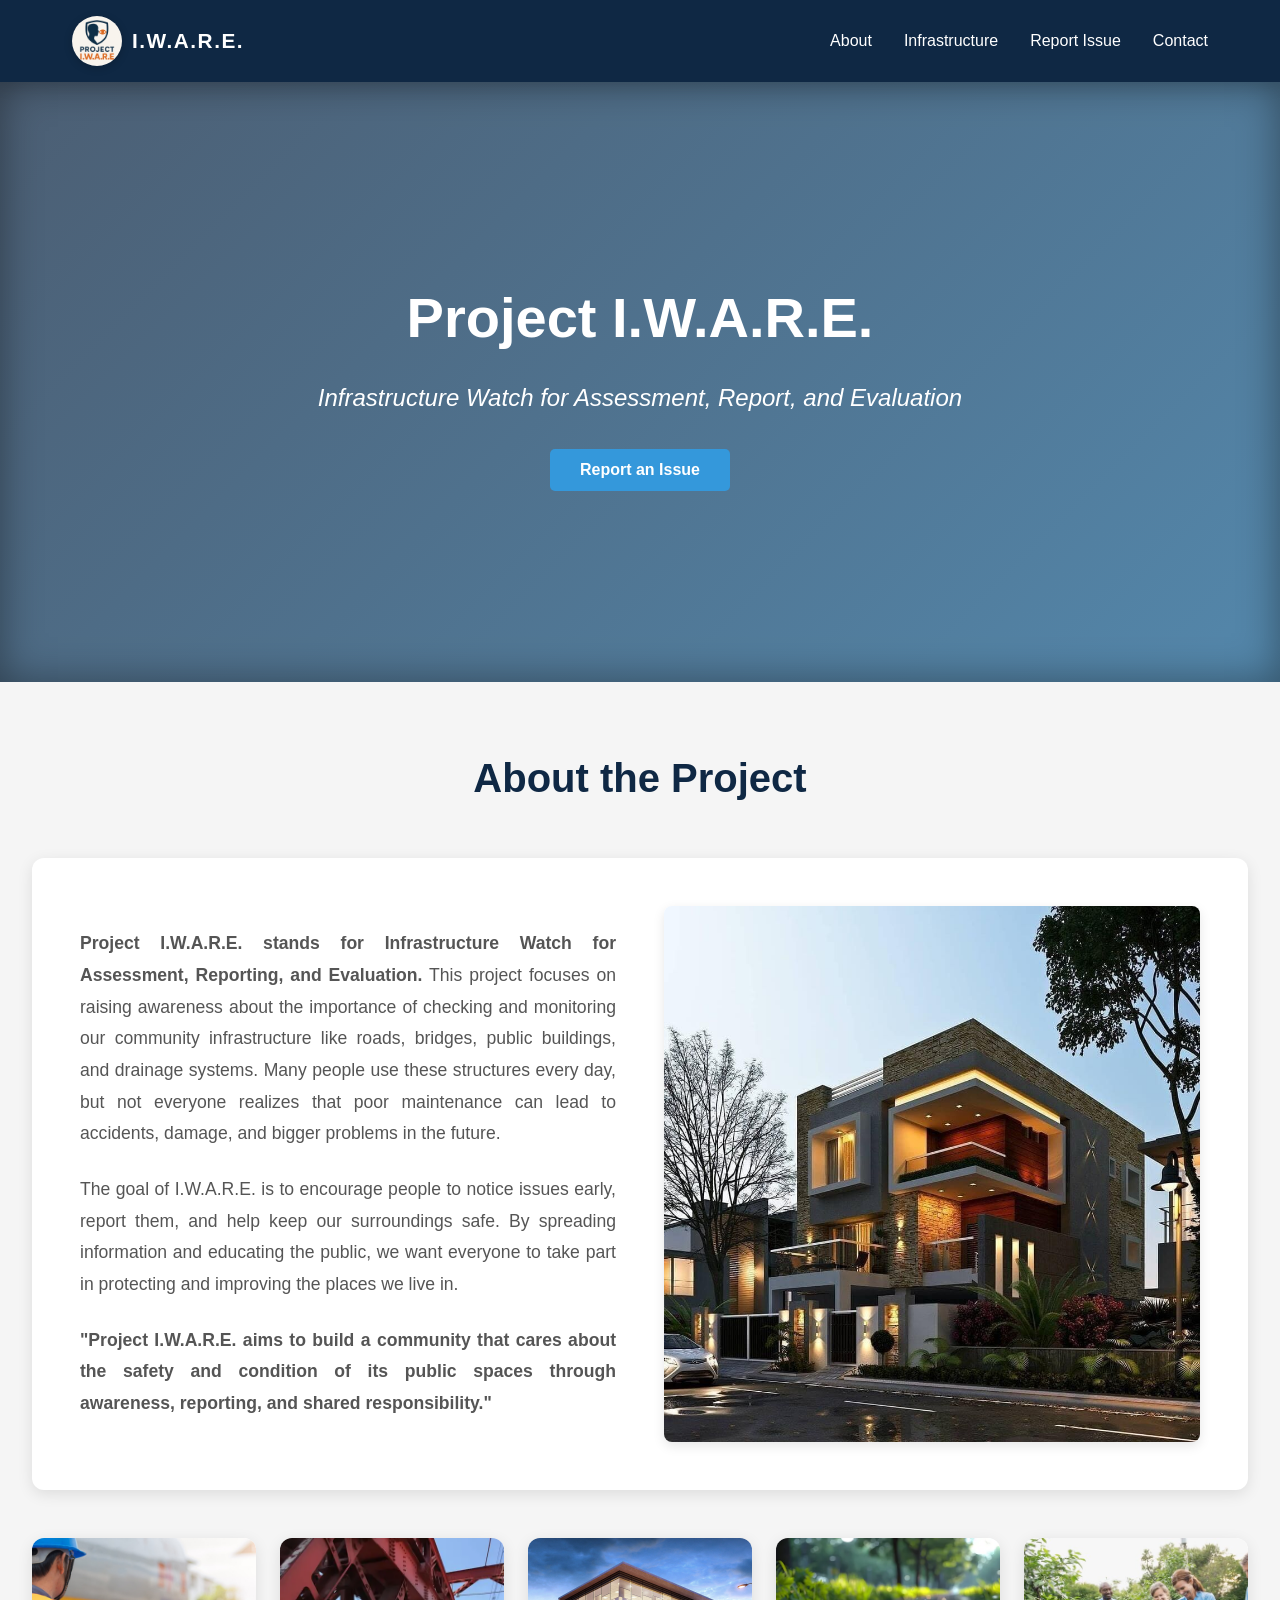
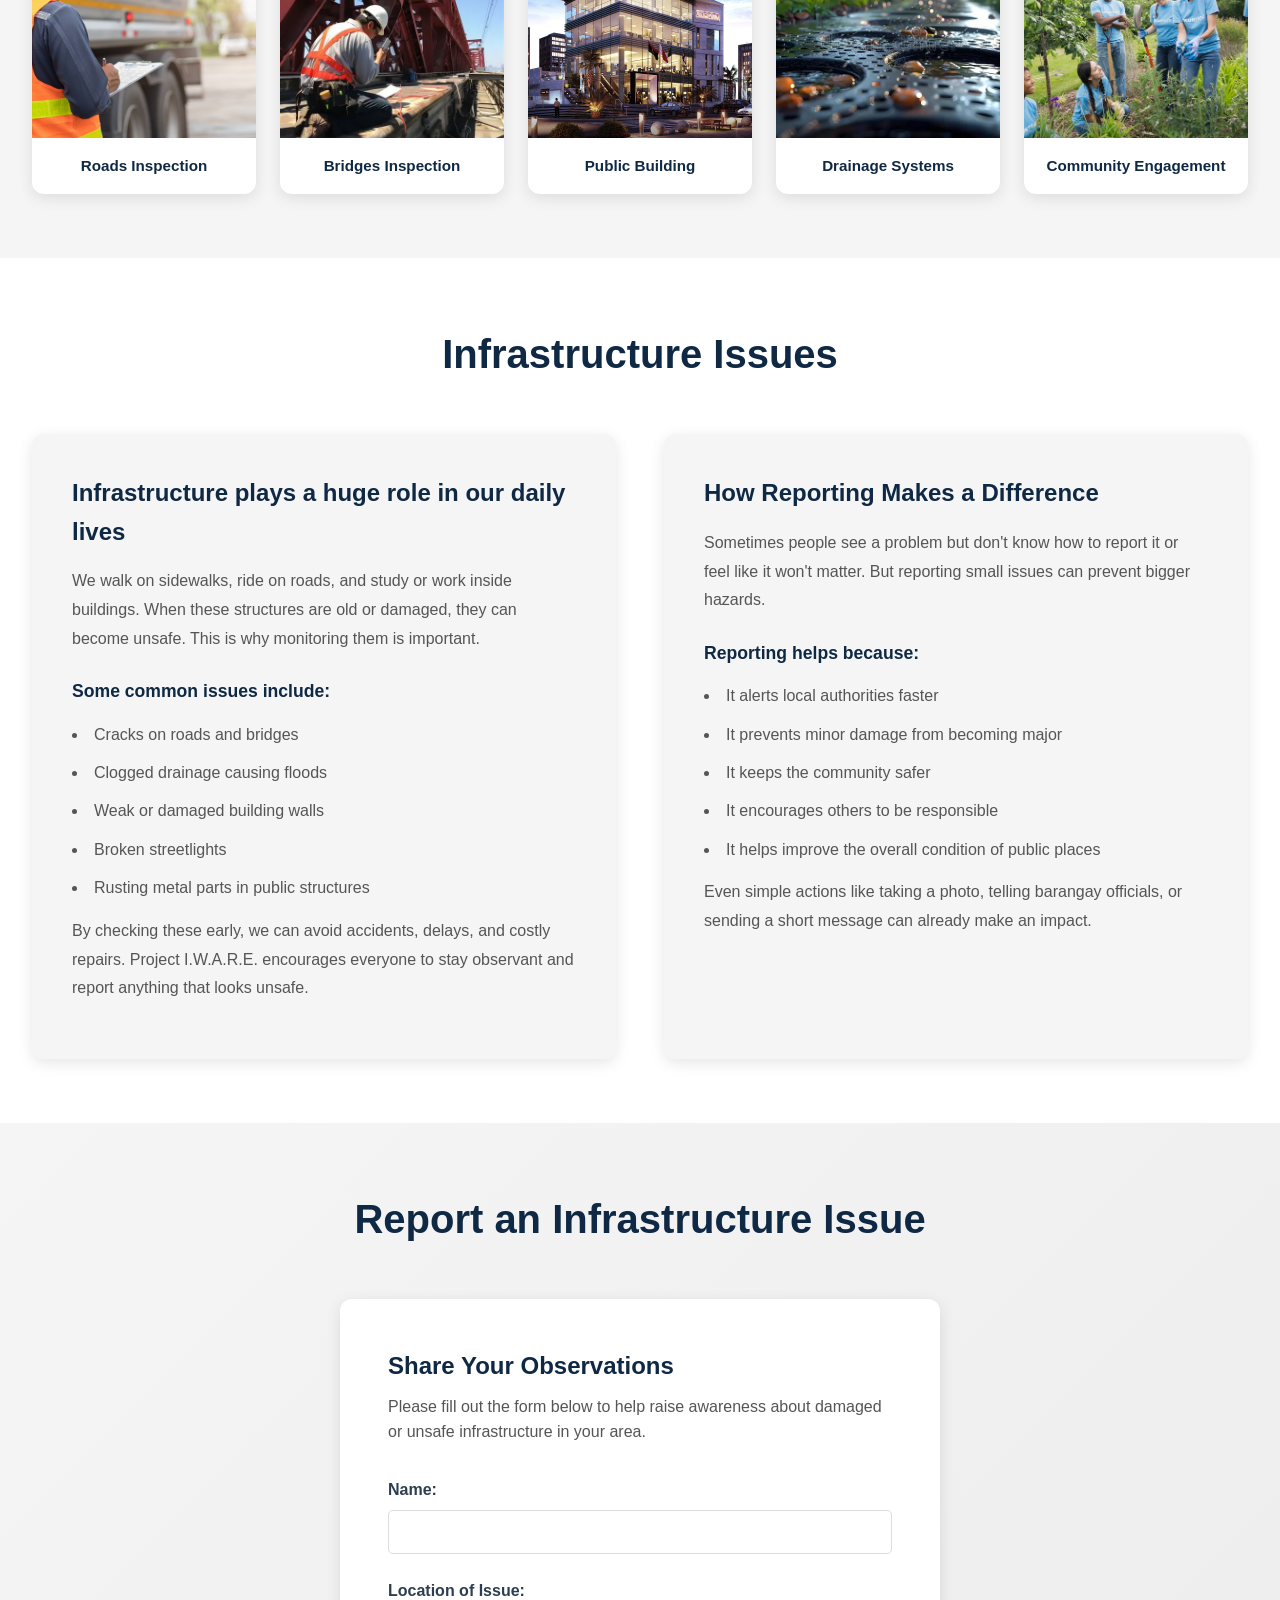
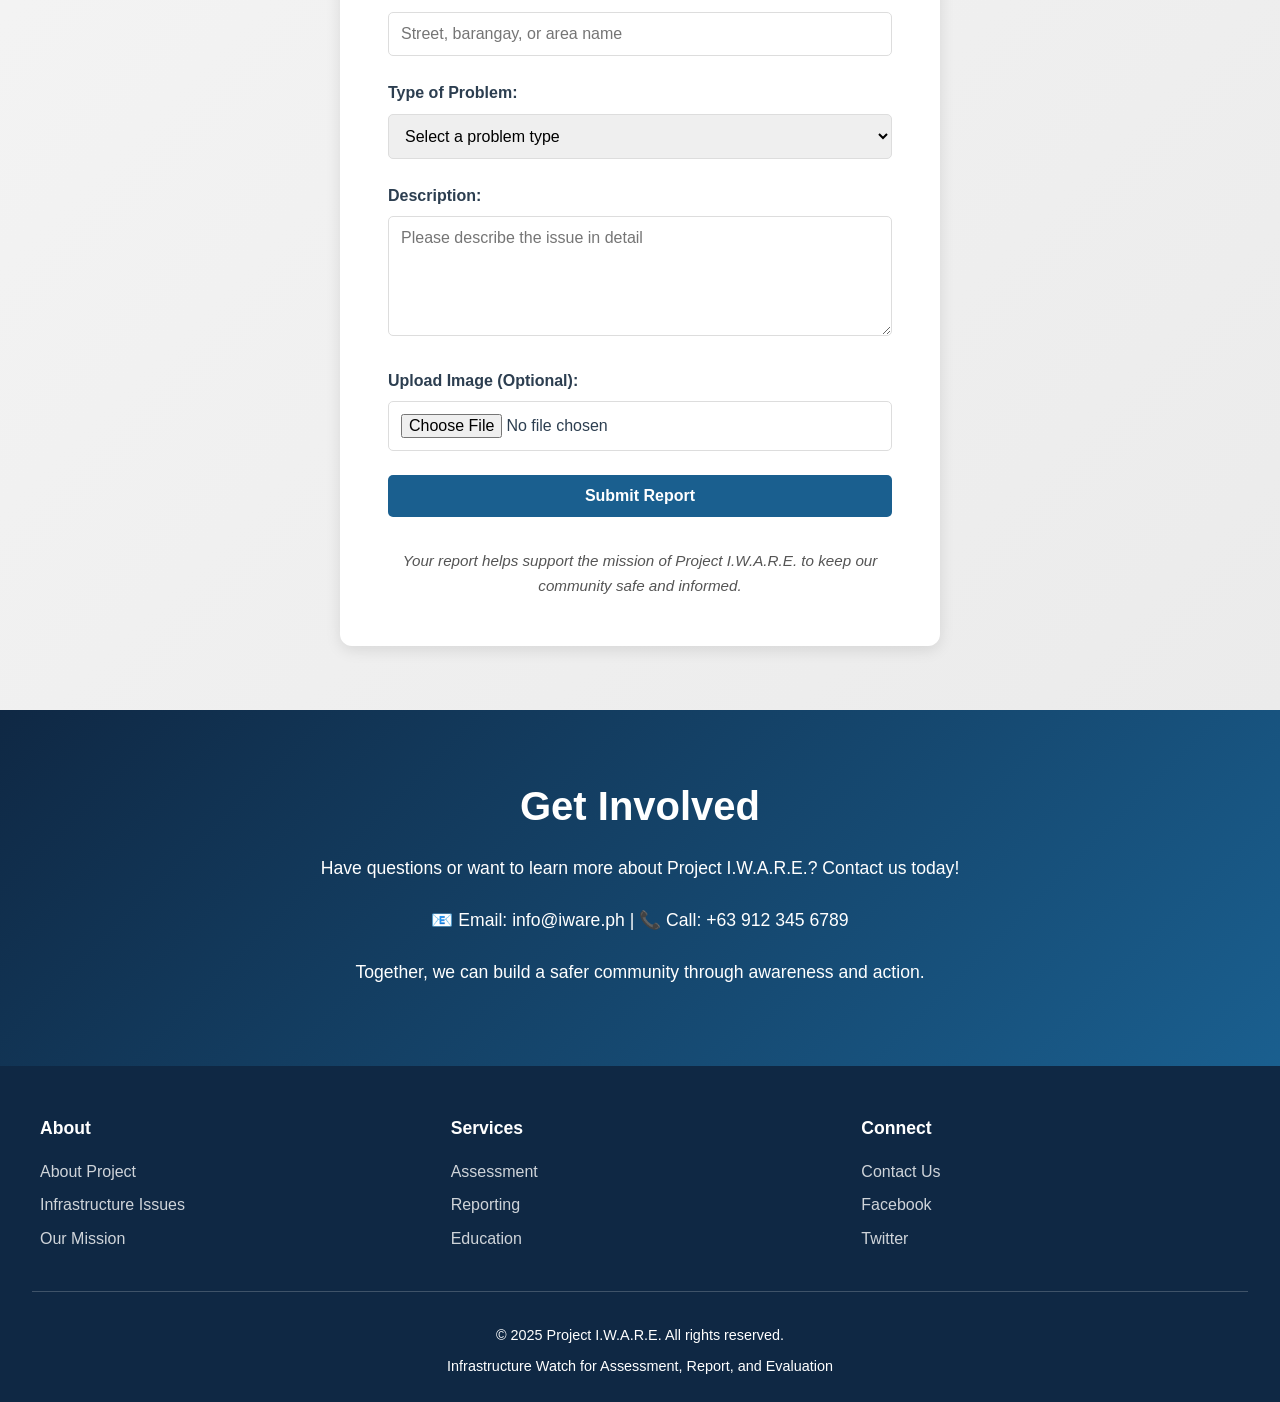
<file: Web/website.html>
<!DOCTYPE html>
<html lang="en">
<head>
    <meta charset="UTF-8">
    <meta name="viewport" content="width=device-width, initial-scale=1.0">
    <title>Project I.W.A.R.E - Infrastructure Watch for Assessment, Report, and Evaluation</title>
    <link rel="stylesheet" href="../Web/css/style.css">
</head>
<body>
    <!-- Navigation -->
    <header>
        <div class="container">
            <div class="nav-wrapper">
                <div class="logo">
                    <img src="../Web/Image/3e2d3d5f-520f-4032-a923-a94fd55f0f66.png" alt="Project I.W.A.R.E. Logo" class="logo-img">
                    <span class="brand-name">I.W.A.R.E.</span>
                </div>
                <nav>
                    <a href="#about">About</a>
                    <a href="#infrastructure">Infrastructure</a>
                    <a href="#report">Report Issue</a>
                    <a href="#contact">Contact</a>
                </nav>
            </div>
        </div>
    </header>

    <!-- Hero Section -->
    <section id="home" class="hero">
        <div class="hero-content">
            <h1>Project I.W.A.R.E.</h1>
            <p>Infrastructure Watch for Assessment, Report, and Evaluation</p>
            <button class="cta-button" onclick="document.getElementById('report').scrollIntoView()">Report an Issue</button>
        </div>
    </section>

    <!-- About Section -->
    <section id="about" class="features">
        <h2 class="section-title fade-in">About the Project</h2>
        <div class="about-wrapper">
            <div class="about-text fade-in">
                <p>
                    <strong>Project I.W.A.R.E. stands for Infrastructure Watch for Assessment, Reporting, and Evaluation.</strong> This project focuses on raising awareness about the importance of checking and monitoring our community infrastructure like roads, bridges, public buildings, and drainage systems. Many people use these structures every day, but not everyone realizes that poor maintenance can lead to accidents, damage, and bigger problems in the future.
                </p>
                <p>
                    The goal of I.W.A.R.E. is to encourage people to notice issues early, report them, and help keep our surroundings safe. By spreading information and educating the public, we want everyone to take part in protecting and improving the places we live in.
                </p>
                <p>
                    <strong>"Project I.W.A.R.E. aims to build a community that cares about the safety and condition of its public spaces through awareness, reporting, and shared responsibility."</strong>
                </p>
            </div>
            <div class="about-image fade-in">
                <img src="../Web/Image/ARCHITECTURAL-DESIGN.jpg" alt="Project I.W.A.R.E. Community Infrastructure">
            </div>
        </div>

        <div class="image-gallery fade-in">
           
            <div class="gallery-item">
                <img src="../Web/Image/Roadside inspection.webp" alt="Community Engagement">
                <h4>Roads Inspection</h4>
            </div>
            <div class="gallery-item">
                <img src="../Web/Image/Bridges Inspection.webp" alt="Infrastructure Inspection">
                <h4>Bridges Inspection</h4>
            </div>
            <div class="gallery-item">
                <img src="../Web/Image/Public Building.jpg" alt="Road Maintenance">
                <h4>Public Building</h4>
            </div>
            <div class="gallery-item">
                <img src="../Web/Image/Drainage System.webp" alt="Public Safety">
                <h4>Drainage Systems</h4>
            </div>
            <div class="gallery-item">
                <img src="../Web/Image/community engagement.jpeg" alt="Sustainable Infrastructure">
                <h4>Community Engagement</h4>
            </div>
        </div>
    </section>

    <!-- Infrastructure Issues Section -->
    <section id="infrastructure" class="issues-section">
        <h2 class="section-title fade-in">Infrastructure Issues</h2>
        <div class="issues-grid">
            <div class="issues-box slide-left">
                <h3>Infrastructure plays a huge role in our daily lives</h3>
                <p>We walk on sidewalks, ride on roads, and study or work inside buildings. When these structures are old or damaged, they can become unsafe. This is why monitoring them is important.</p>
                <h3 class="sub-heading">Some common issues include:</h3>
                <ul>
                    <li>Cracks on roads and bridges</li>
                    <li>Clogged drainage causing floods</li>
                    <li>Weak or damaged building walls</li>
                    <li>Broken streetlights</li>
                    <li>Rusting metal parts in public structures</li>
                </ul>
                <p>By checking these early, we can avoid accidents, delays, and costly repairs. Project I.W.A.R.E. encourages everyone to stay observant and report anything that looks unsafe.</p>
            </div>
            <div class="issues-box slide-right">
                <h3>How Reporting Makes a Difference</h3>
                <p>Sometimes people see a problem but don't know how to report it or feel like it won't matter. But reporting small issues can prevent bigger hazards.</p>
                <h3 class="sub-heading">Reporting helps because:</h3>
                <ul>
                    <li>It alerts local authorities faster</li>
                    <li>It prevents minor damage from becoming major</li>
                    <li>It keeps the community safer</li>
                    <li>It encourages others to be responsible</li>
                    <li>It helps improve the overall condition of public places</li>
                </ul>
                <p>Even simple actions like taking a photo, telling barangay officials, or sending a short message can already make an impact.</p>
            </div>
        </div>
    </section>

    <!-- Report Form Section -->
    <section id="report" class="form-section">
        <h2 class="section-title fade-in">Report an Infrastructure Issue</h2>
        <div class="form-container fade-in">
            <h3>Share Your Observations</h3>
            <p class="form-intro">Please fill out the form below to help raise awareness about damaged or unsafe infrastructure in your area.</p>

            <form onsubmit="handleFormSubmit(event)">
                <div class="form-group">
                    <label for="name">Name:</label>
                    <input type="text" id="name" name="name" required>
                </div>

                <div class="form-group">
                    <label for="location">Location of Issue:</label>
                    <input type="text" id="location" name="location" placeholder="Street, barangay, or area name" required>
                </div>

                <div class="form-group">
                    <label for="type">Type of Problem:</label>
                    <select id="type" name="type" required>
                        <option value="">Select a problem type</option>
                        <option value="pothole_broken">Pothole / broken light-cracked wall</option>
                        <option value="cracks">Cracks on roads and bridges</option>
                        <option value="drainage">Clogged drainage causing floods</option>
                        <option value="building">Weak or damaged building walls</option>
                        <option value="streetlight">Broken streetlights</option>
                        <option value="rust">Rusting metal parts in public structures</option>
                        <option value="other">Other</option>
                    </select>
                </div>

                <div class="form-group">
                    <label for="description">Description:</label>
                    <textarea id="description" name="description" placeholder="Please describe the issue in detail" required></textarea>
                </div>

                <div class="form-group">
                    <label for="image">Upload Image (Optional):</label>
                    <input type="file" id="image" name="image" accept="image/*">
                </div>

                <button type="submit" class="cta-button secondary">Submit Report</button>
            </form>

            <p class="form-note">Your report helps support the mission of Project I.W.A.R.E. to keep our community safe and informed.</p>
        </div>
    </section>

    <!-- Contact Section -->
    <section id="contact" class="cta-section fade-in">
        <h2>Get Involved</h2>
        <p>Have questions or want to learn more about Project I.W.A.R.E.? Contact us today!</p>
        <p class="contact-info">
            📧 Email: info@iware.ph | 📞 Call: +63 912 345 6789
        </p>
        <p>Together, we can build a safer community through awareness and action.</p>
    </section>

    <!-- Footer -->
    <footer>
        <div class="footer-content">
            <div class="footer-section">
                <h3>About</h3>
                <ul>
                    <li><a href="#about">About Project</a></li>
                    <li><a href="#infrastructure">Infrastructure Issues</a></li>
                    <li><a href="#">Our Mission</a></li>
                </ul>
            </div>
            <div class="footer-section">
                <h3>Services</h3>
                <ul>
                    <li><a href="#infrastructure">Assessment</a></li>
                    <li><a href="#report">Reporting</a></li>
                    <li><a href="#about">Education</a></li>
                </ul>
            </div>
            <div class="footer-section">
                <h3>Connect</h3>
                <ul>
                    <li><a href="#contact">Contact Us</a></li>
                    <li><a href="#">Facebook</a></li>
                    <li><a href="#">Twitter</a></li>
                </ul>
            </div>
        </div>
        <div class="footer-bottom">
            <p>&copy; 2025 Project I.W.A.R.E. All rights reserved.</p>
            <p>Infrastructure Watch for Assessment, Report, and Evaluation</p>
        </div>
    </footer>

    <script src="../Web/js/site.js"></script>
</body>
</html>
</file>
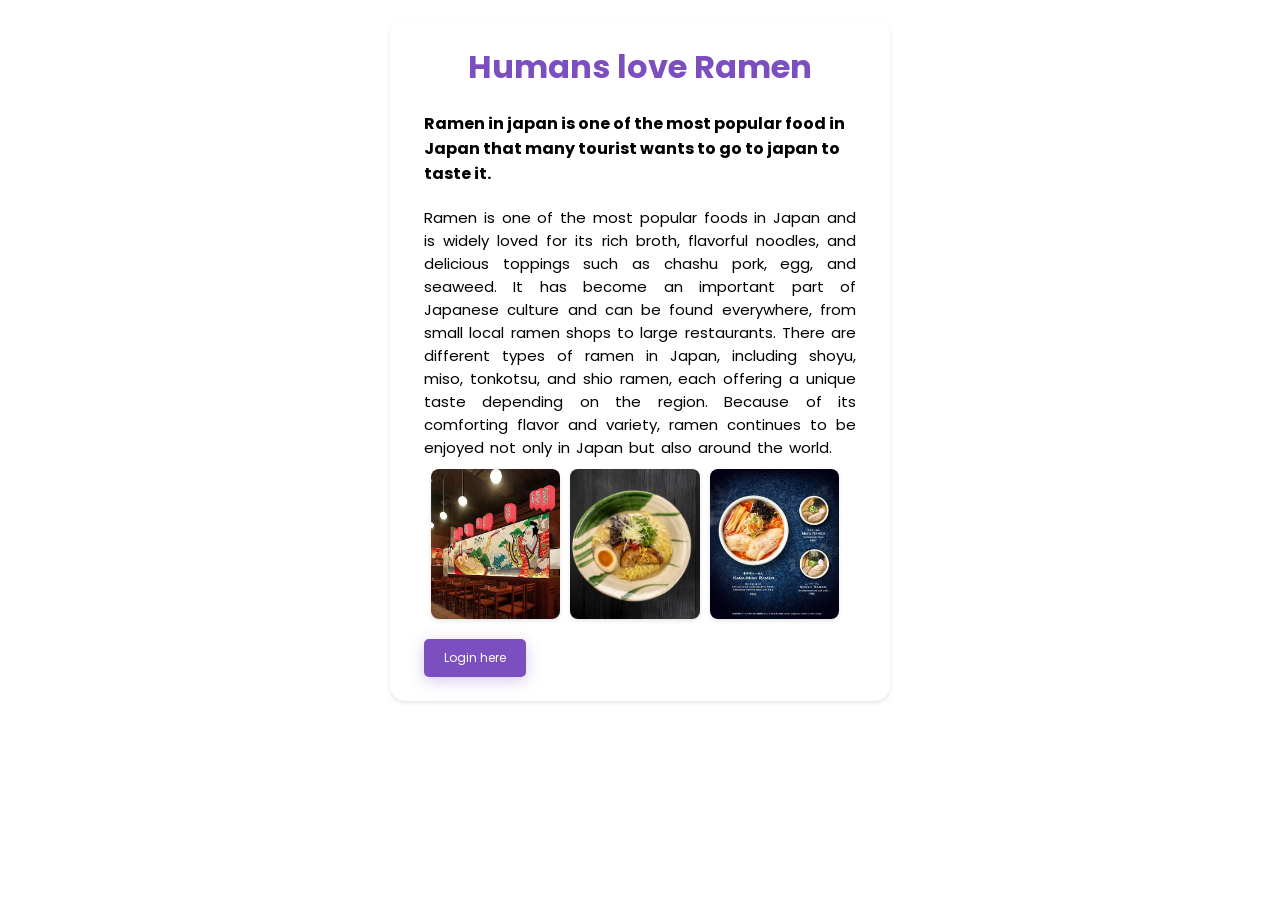
<file: Web/app/index2.html>
<!DOCTYPE html>
<html lang="en">
<head>
    <meta charset="UTF-8">
    <meta name="viewport" content="width=device-width, initial-scale=1.0">
    <link href="https://fonts.googleapis.com/css2?family=Poppins:wght@100;200;300;400;500;600;700;800;900&display=swap" rel="stylesheet">
    <title>Website</title>
</head>
<style>
    *{
        margin: 0;
        padding: 0;
        box-sizing: border-box;
    }
    body{
        font-family: 'Poppins', san-serif;
        display: flex;
        justify-content: center;
        align-items: center;
        height: 80vh;
   
    }

    .header-box{
        display: flex;
        justify-content: center;
        align-items: center;
    }

    .content-box{
        padding: 20px 30px;
        border: 4px solid #fff;
        width: 500px;
        word-wrap: break-word;
        overflow-wrap: break-word;
        background-color: #fff;
        border-radius: 15px;
        box-shadow: 0 2px 4px rgba(0, 0, 0, 0.1);
    }

    p{
        text-align: justify;
        word-spacing: 2px;
        font-size: 15px;
    }
    h1{
        margin-bottom: 20px;
        text-align: center;
         color:#7b4fbf;
    }
    h3{
        margin-bottom: 20px;
        justify-content: space-between;
        font-size: 16px;
    }

    .image-src{
        display: flex;
        justify-content: center;
        align-items: center;
        margin-top: 20px;
        flex-wrap: wrap;
        margin-top: 10px;
    }
    .image-content{
        margin-right: 10px;
        width: calc(32.32% - 10px);
        height: 150px;
        flex-shrink: 0;  
    }
    img{
        width: 100%;
        display: block;
        height: 100%;
        object-fit: cover;
        cursor: pointer;
        border-radius: 8px;
        transition: 0.3s ease-in-out;
        box-shadow: 0 2px 4px rgba(0, 0, 0, 0.1);
    }
    img:hover{
        transform: translateY(-5px);
        box-shadow: 0 2px 4px rgba(0, 0, 0, 0.1);
    }

    .button-site{
        display: block;
        justify-content: space-between;
        align-items: center;
        margin-top: 20px;
    }

    .button-site-link a{
        background: #7b4fbf;
        display: inline-block;
        padding: 10px 20px;
        color: #fff;
        font-size: 12px;
        border-radius: 5px;
        text-decoration: none;
        box-shadow: 0px 4px 15px rgba(123, 79, 191, 0.3);
        transition: 0.3s ease;
    }
    .button-site-link a:hover {
        background-color: aliceblue;
        color: #000;
        transform: translateY(-2px);
        box-shadow: 0px 8px 20px rgba(123, 79, 191, 0.4);
    }

</style>
<body>
    <div class="header-box"></div>
        <div class="content-box">
               <h1>Humans love Ramen</h1>
                <h3>Ramen in japan is one of the most popular food in Japan that many tourist wants to go to japan to taste it.</h3>
                <p>
                    Ramen is one of the most popular foods in Japan and is widely loved for its rich broth, flavorful noodles, 
                    and delicious toppings such as chashu pork, egg, and seaweed. It has become an important part of Japanese culture and can be found everywhere, from small local ramen shops to large restaurants. There are different types of ramen in Japan, including shoyu, miso, tonkotsu, and shio ramen, each offering a unique taste depending on the region. Because of its comforting flavor and variety, 
                    ramen continues to be enjoyed not only in Japan but also around the world.
                </p>
                <div class="image-src">
                    <div class="image-content">
                        <img src="../app/image/ramen.jpeg" alt="ramen">
                    </div>
                    <div class="image-content">
                        <img src="../app/image/ramen3.jpg" alt="ramen">
                    </div>
                    <div class="image-content">
                        <img src="../app/image/ramen2.jpg" alt="ramen">
                    </div>
                </div>

                <div class="button-site">
                    <div class="button-site-link">
                        <a href="../app/loginpage.html" class="btn">Login here</a>
                    </div>
                </div>
        </div>
    </div>
</body>
</html>
</file>
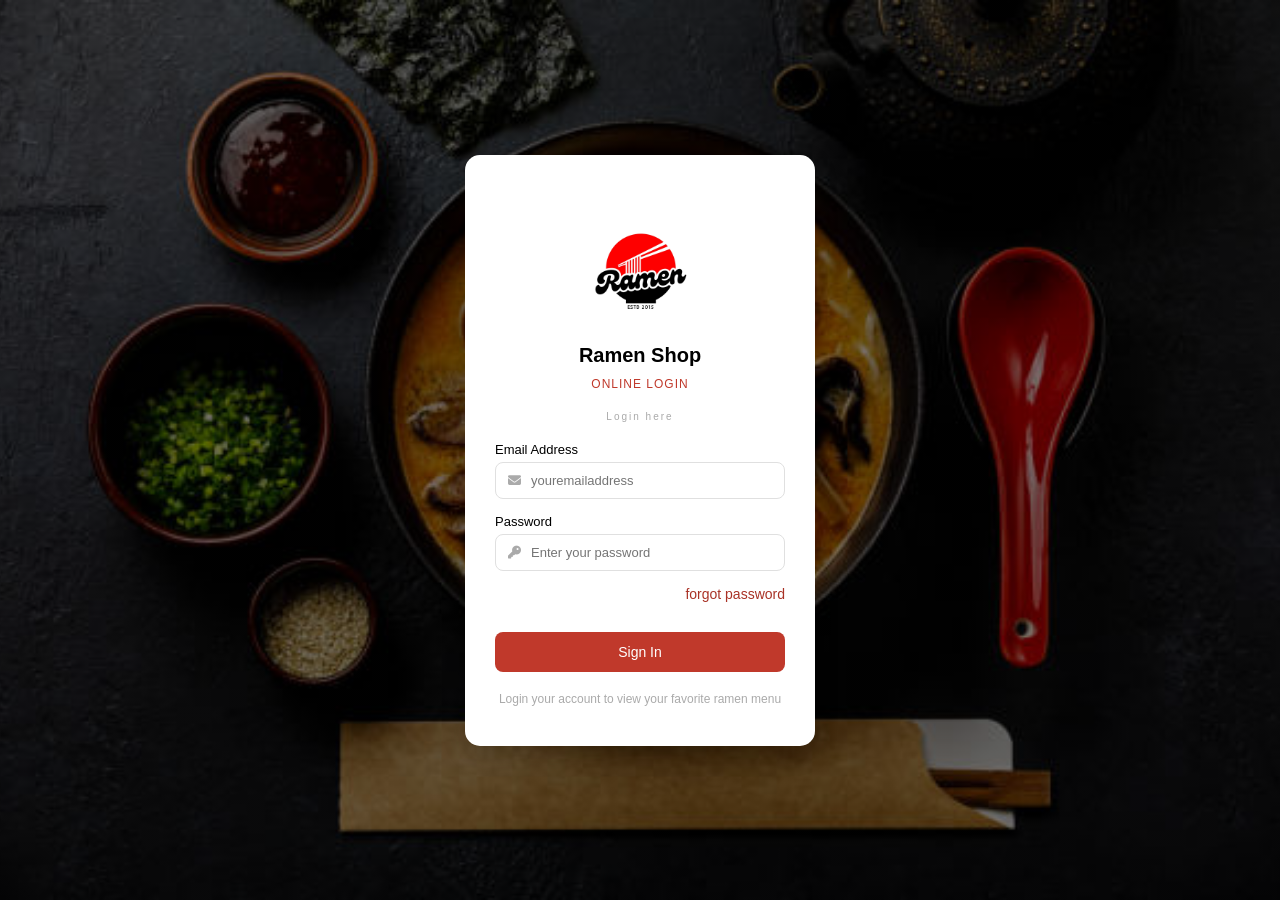
<file: Web/app/loginpage.html>
<!DOCTYPE html>
<html lang="en">
<head>
    <meta charset="UTF-8">
    <meta name="viewport" content="width=device-width, initial-scale=1.0">
    <link rel="stylesheet" href="https://cdnjs.cloudflare.com/ajax/libs/font-awesome/6.5.0/css/all.min.css">
    <title>Login page</title>

<style>
    *{
        margin: 0;
        padding: 0;
        box-sizing: border-box;
    }

    body{
         font-family: 'DM Sans', sans-serif;
         display: flex;
         justify-content: center;
         align-items: center;
         background-color: #f0f0f0;
         height: 100vh;
         background-image: linear-gradient(rgba(0, 0, 0, 0.5),
                        rgba(0, 0, 0, 0.5)), url(../app/image/bgcolor.jpg);
         background-repeat: no-repeat;
         height: 100vh;
         background-size: cover;
         background-position: center;
    }
   .box-content{
    background: #fff;
    padding: 40px 30px;
    border-radius: 15px;
    width: 350px;
    box-shadow: 0 8px 25px rgba(0, 0, 0, 0.15);
    transition: 0.3s ease-in-out;
   }

   .box-content:hover{
    transform: translateY(-5px);
   }
   
   .logo-section{
        text-align: center;
        margin-bottom: 20px;
   }

   .logo-section img {
        width: 50%;
        border-radius: 50%;
    }
    h2 {
        font-size: 20px;
        font-weight: 700;
        
    }
    .subtitle{
        margin-top: 10px;
        font-size: 12px;
        color: #c0392b;
        letter-spacing: 1px;
    }
    .sign-in-subtitle{
        margin-top: 20px;
        letter-spacing: 2px;
        color: #aaa;
        font-size: 10px;
    }

    .input-box{
        margin-bottom: 15px;
    }
    .input-wrapper{
        display: flex;
        align-items: center;
        border: 1px solid #e0e0e0;
        border-radius: 8px;
        padding: 10px 12px;
        gap: 10px;
    }
    .input-box label{
        font-size: 13px;
        font-weight: 500;
        display: block;
        margin-bottom: 5px;
    }
    .input-wrapper i{
        color: #aaa;
        font-size: 13px;
    }
    .input-wrapper input{
        border: none;
        outline: none;
        font-size: 13px;
        font-family: 'DM Sans', sans-serif;
        width: 100%;
        color: #333;
    }
    .btn-signin{
        padding: 12px;
        width: 100%;
        margin-top: 20px;
        color: #fff;
        border: none;
        font-size: 14px;
        background-color: #c0392b;
        border-radius: 8px;
        cursor: pointer;
        transition: 0.3s ease;
        font-family: 'DM Sans', sans-serif;
    }
   .btn-signin:hover {
        background-color: #a93226;
        transform: translateY(-2px);
        box-shadow: 0px 4px 15px rgba(192, 57, 43, 0.4);
    }
   .divider{
    display: flex;
    justify-content: end;
    align-items: baseline;
   }
   .divider a{
    color: #a93226;
    font-size: 14px;
    text-decoration: none;
    font-family: 'DM Sans', sans-serif;
    margin-bottom: 10px;
   }

   footer{
    display: flex;
    align-items: center;
    justify-content: center;
   }

   .footer-p{
    text-align: center;
    margin-top: 20px;
    font-size: 12px;
    color: #aaa;
    font-weight: 500;
   }
</style>
</head>
<body>
   <div class="container">
        <div class="box-content">
            <!-- LOGO --->
             <div class="logo-section">
                <img src="../app/image/logo.jpg" alt="logo">
                <h2>Ramen Shop</h2>
                <p class="subtitle">ONLINE LOGIN</p>
                <p class="sign-in-subtitle">Login here</p>
             </div>

             <form action="#">
                <div class="input-box">
                    <label for="email">Email Address</label>
                    <div class="input-wrapper">
                        <i class="fas fa-envelope"></i>
                        <input type="text" name="email" placeholder="youremailaddress">
                    </div>
                </div>
                <div class="input-box">
                    <label for="password">Password</label>
                    <div class="input-wrapper">
                        <i class="fas fa-key"></i>
                        <input type="password" name="password" placeholder="Enter your password">
                    </div>
                </div>

                <div class="divider">
                    <a href="#">forgot password</a>
                </div>
              <button type="submit" class="btn-signin">Sign In</button>
             </form>

             <footer>
                <p class="footer-p">Login your account to view your favorite ramen menu</p>
             </footer>
        </div>
   </div>

</body>
</html>
</file>
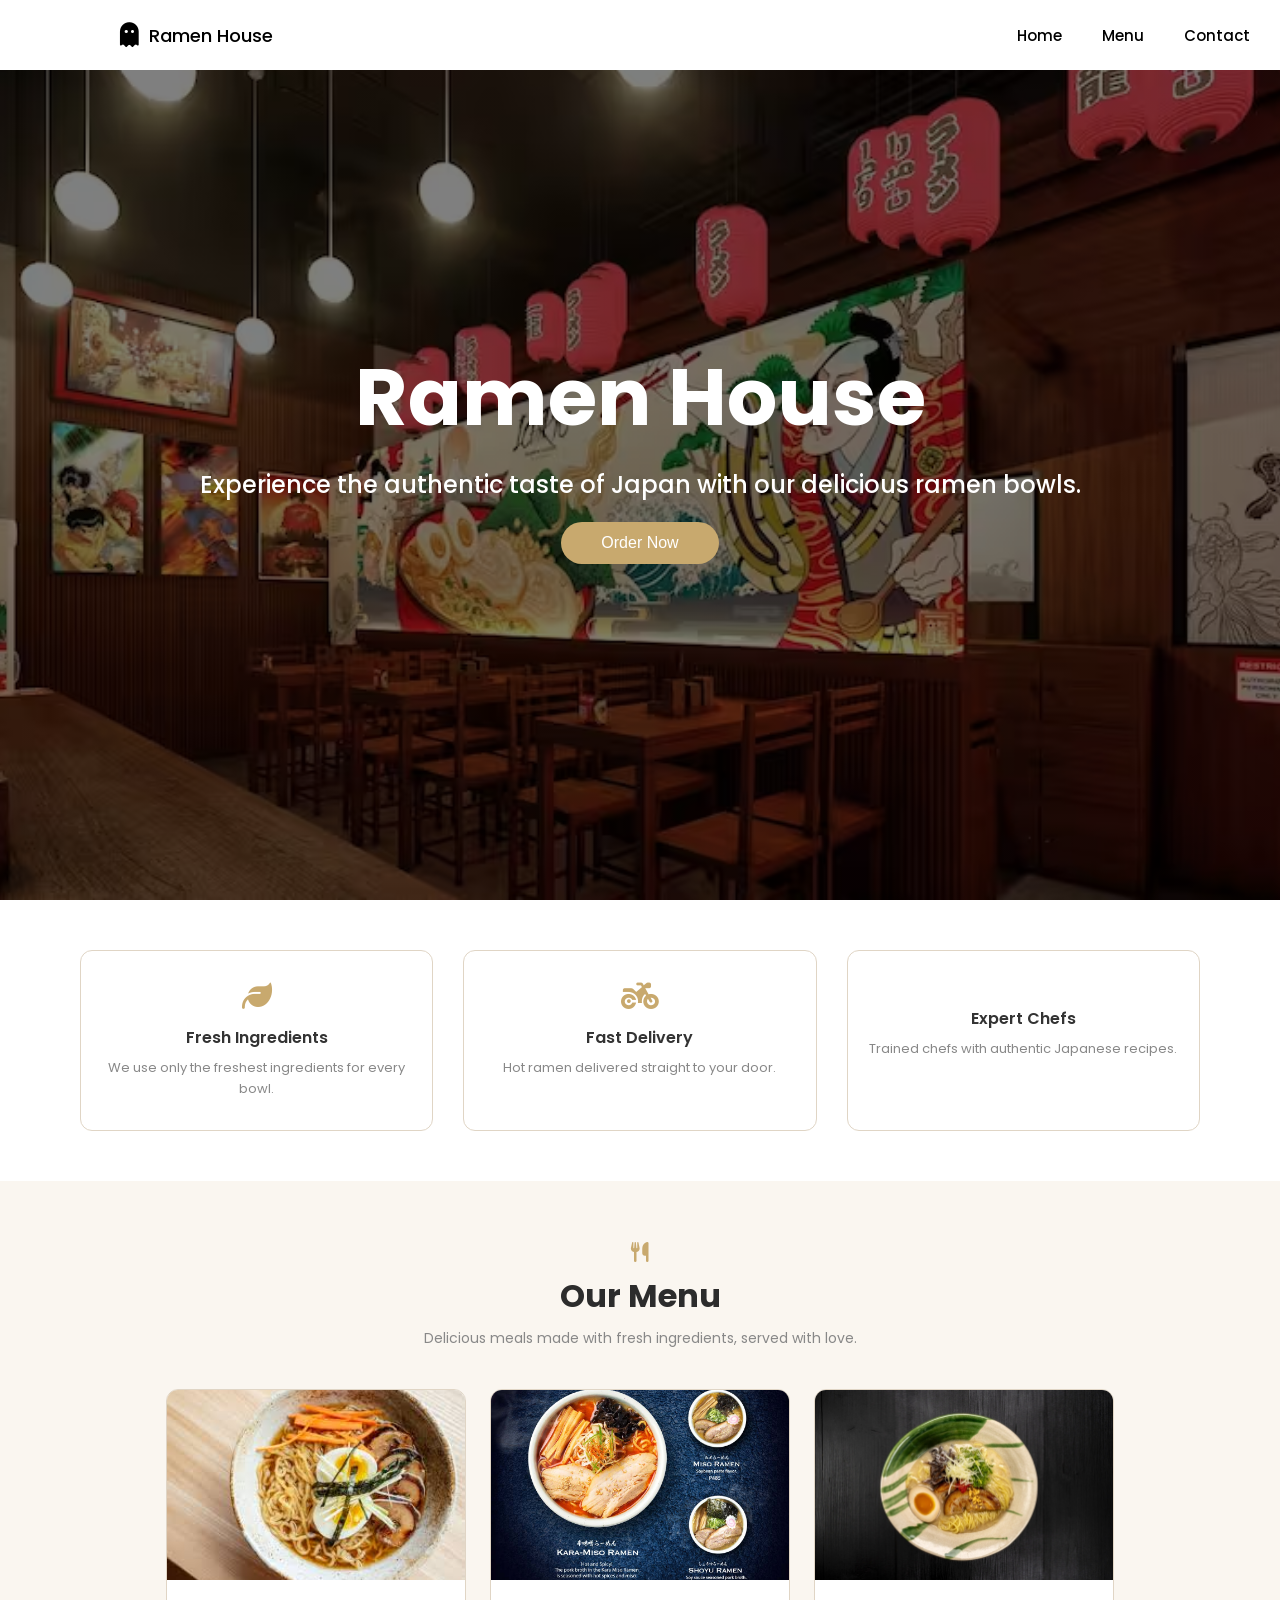
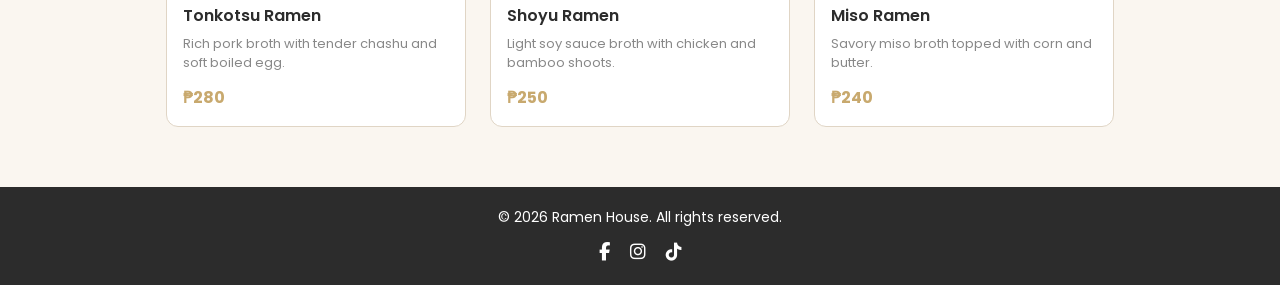
<file: Web/app/profileprac.html>
<!DOCTYPE html>
<html lang="en">
<head>
    <meta charset="UTF-8">
    <meta name="viewport" content="width=device-width, initial-scale=1.0">
    <link rel="stylesheet" href="https://cdnjs.cloudflare.com/ajax/libs/font-awesome/6.5.0/css/all.min.css">
    <link href="https://fonts.googleapis.com/css2?family=Poppins:wght@300;400;500;600;700&display=swap" rel="stylesheet">
    <link rel="stylesheet" href="./css/style.css">
    <title>Document</title>
</head>
<body>
    <header>
                <nav class="navigation">
                    <div class="website-icon">
                        <i class="fas fa-ghost"></i>
                        <p class="icon-title">Ramen House</p>
                    </div>
                    <ul>
                        <li><a href="#">Home</a></li>
                        <li><a href="#">Menu</a></li>
                        <li><a href="#">Contact</a></li>
                    </ul>
                </nav>
    </header>

    <main>
       <div class="main-content">
            <div class="main-heading">
                <h1>Ramen House</h1>
                <p class="p-heading">Experience the authentic taste of Japan with our delicious ramen bowls.</p>
                <div class="button-order">
                    <button class="btn-order">Order Now</button>
                </div>
            </div>  
        </div>
        <!-- Features Section -->
        <div class="features">
            <div class="feature-card">
                <i class="fas fa-leaf"></i>
                <h3>Fresh Ingredients</h3>
                <p>We use only the freshest ingredients for every bowl.</p>
            </div>
            <div class="feature-card">
                <i class="fas fa-motorcycle"></i>
                <h3>Fast Delivery</h3>
                <p>Hot ramen delivered straight to your door.</p>
            </div>
            <div class="feature-card">
                <i class="fas fa-hat-chef"></i>
                <h3>Expert Chefs</h3>
                <p>Trained chefs with authentic Japanese recipes.</p>
            </div>
        </div>
        <!-- Menu Section -->
        <div class="menu-section">
            <div class="menu-header">
                <i class="fas fa-utensils"></i>
                <h2>Our Menu</h2>
                <p>Delicious meals made with fresh ingredients, served with love.</p>
            </div>
            <div class="menu-cards">
                <div class="menu-card">
                    <img src="./image/ramen1.jpeg" alt="Ramen 1">
                    <div class="menu-card-body">
                        <h3>Tonkotsu Ramen</h3>
                        <p>Rich pork broth with tender chashu and soft boiled egg.</p>
                        <span class="price">₱280</span>
                    </div>
                </div>
                <div class="menu-card">
                    <img src="./image/ramen2.jpg" alt="Ramen 2">
                    <div class="menu-card-body">
                        <h3>Shoyu Ramen</h3>
                        <p>Light soy sauce broth with chicken and bamboo shoots.</p>
                        <span class="price">₱250</span>
                    </div>
                </div>
                <div class="menu-card">
                    <img src="./image/ramen3.jpg" alt="Ramen 3">
                    <div class="menu-card-body">
                        <h3>Miso Ramen</h3>
                        <p>Savory miso broth topped with corn and butter.</p>
                        <span class="price">₱240</span>
                    </div>
                </div>
            </div>
        </div>
    </main>

    <footer>
        <div class="footer-content">
            <p>&copy; 2026 Ramen House. All rights reserved.</p>
            <div class="social-icons">
              <div class="social-icon">
                <a href="#"><i class="fab fa-facebook-f"></i></a>
              </div>
            <div class="social-icon">
                <a href="#"><i class="fab fa-instagram"></i></a>
              </div>
                <div class="social-icon">
                <a href="#"><i class="fab fa-tiktok"></i></a>
              </div>
            </div>
        </div>
    </footer>
</body>
</html>
</file>
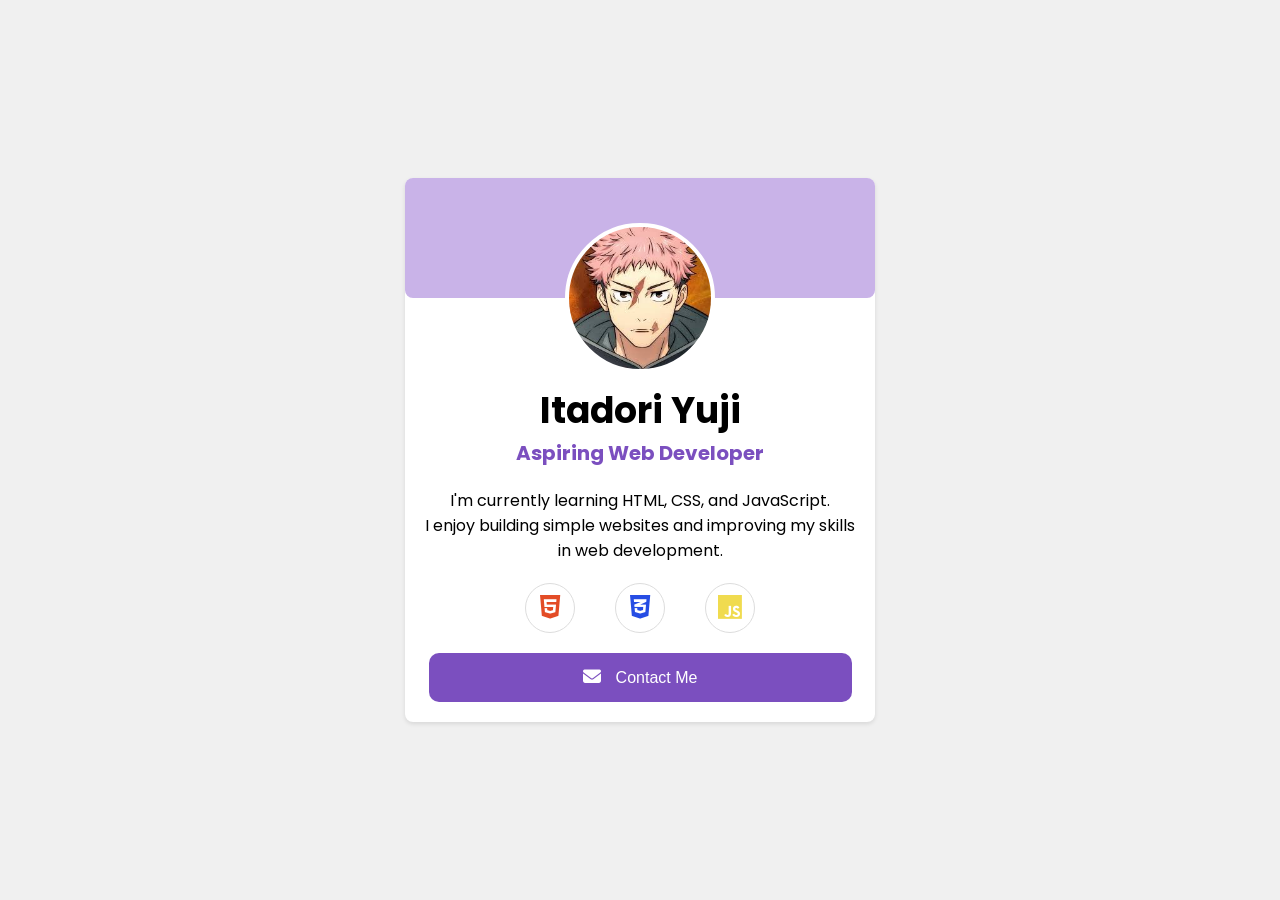
<file: Web/app/yuji.html>
<!DOCTYPE html>
<html lang="en">
<head>
    <meta charset="UTF-8">
    <meta name="viewport" content="width=device-width, initial-scale=1.0">
    <title>Itadori Yuji</title>
    <link href="https://fonts.googleapis.com/css2?family=Poppins:wght@300;400;500;600;700&display=swap" rel="stylesheet">
    <link rel="stylesheet" href="https://cdnjs.cloudflare.com/ajax/libs/font-awesome/6.5.0/css/all.min.css">
<style>
*{
    margin: 0;
    padding: 0;
    box-sizing: border-box;
}

body{
    font-family: "Poppins", sans-serif;
    background-color: #f0f0f0;
    display: flex;
    justify-content: center;
    align-items: center;
    height: 100vh;  
}
.text-color{
    color:#7b4fbf;
    font-weight: bold;
    font-size: 20px;
}
.banner{
    border-radius: 8px;
    background-color: #C9B3E8;
    width: 100%;
    height: 120px;
    display: flex;
    justify-content: center;

}

.content-container{
    background-color: #fff;
    padding: 0px;
    border-radius: 8px;
    box-shadow: 0 2px 4px rgba(0, 0, 0, 0.1);
    text-align: center;

}
.container{
    width: 150px;
    height: 150px;
    border-radius: 50%;
    border: 4px solid white;
    margin: -75px auto 0 auto; 
    background-image: url('./image/images.jpeg');
    background-size: cover;
    background-position: center;
    transition: background-image 0.3s ease;
}
.container:hover {
    background-image: url('./image/sukuna.jpeg');
}

.contents{
    display: flex;
    flex-direction: column;
    align-items: center;
    margin-top: 20px;
}
.card-body{
    padding: 20px;
}

.name{
    font-size: 36px;
    color: #000;
    margin-top: -10px;
}
.icon-app{
    display: flex;
    align-items: center;
    justify-content: center;
    margin-bottom: 20px;
    gap: 20px;
}

.icon{
    width: 50px;
    height: 50px;
    margin: 0 10px;
    background-color: #fff;
    border-radius: 50%;
    border: 1px solid #ddd;
    padding: 10px;
}

i{
    font-size: 27px;
    color: #333;
    align-items: center;
}

.html-icon i{
    color: #e34c26;
}
.css-icon i{
    color: #264de4;
}
.js-icon i{
    color: #f0db4f;
}

.icon:hover{
    
    cursor: pointer;
}

.html-icon:hover i{
    color: #e34c26;
}
.css-icon:hover i{
    color: #264de4;
}
.js-icon:hover i{
    color: #f0db4f;
}

.contact-container{
    margin-bottom: 20px;
    margin-top: 10px;
    display: flex;
    justify-content: center;
    gap: 20px;
}
.contact-button{
    width: 90%;
    padding: 15px;
    border-color: none;
    background-color: #7b4fbf;
    color: #fff;
    border-radius: 10px;
    font-size: 16px;
    cursor: pointer;
    border: none;
}

.contact-button i{
    margin-right: 15px;
    color: #fff;
    font-size: 18px;
    border-color: none;
}

</style>
</head>
<body>
    <div class="content-container">
        <div class="banner"></div>
        <div class="container"></div>
        <div class="card-body">
            <h1 class="name" id="character-name">Itadori Yuji</h1>
            <p class="text-color">Aspiring Web Developer</p>
            <div class="contents">
            <p>I'm currently learning HTML, CSS, and JavaScript.</p>
            <p>I enjoy building simple websites and improving my skills <br>in web development.</p>
            </div>
        </div>
        <div class="icon-app">
            <div class="icon">
                <div class="html-icon">
                    <a><i class="fab fa-html5"></i></a>
                </div>
            </div>
            <div class="icon">
                <div class="css-icon">
                    <a><i class="fab fa-css3-alt"></i></a>
                </div>
            </div>
            <div class="icon">
                <div class="js-icon">
                    <a><i class="fab fa-js"></i></a>
                </div>
            </div>
        </div>
        <div class="contact-container">
            <button class="contact-button"><i class="fas fa-envelope"></i>Contact Me</button>
        </div>
    </div>

    <script>
        const container = document.querySelector('.container');
        const name = document.getElementById('character-name');

        container.addEventListener('mouseover', function() {
            name.textContent = 'Ryomen Sukuna';
        });

        container.addEventListener('mouseout', function() {
            name.textContent = 'Itadori Yuji';
        });
    </script>
</body>
</html>
</file>
<file: Web/css/style.css>
/* Root Variables */
:root {
  --primary-color: #0f2844;
  --secondary-color: #1a5f8f;
  --accent-color: #3498db;
  --white: #ffffff;
  --light-gray: #f5f5f5;
  --text-dark: #2c3e50;
  --text-light: #555555;
  --shadow: 0 4px 15px rgba(0, 0, 0, 0.1);
}

/* Global Styles */
* {
  margin: 0;
  padding: 0;
  box-sizing: border-box;
}

html {
  scroll-behavior: smooth;
}

body {
  font-family: "Segoe UI", Tahoma, Geneva, Verdana, sans-serif;
  line-height: 1.6;
  color: var(--text-dark);
  background-color: var(--white);
}

.container {
  max-width: 1200px;
  margin: 0 auto;
  padding: 0 2rem;
}

/* Header & Navigation */
header {
  background-color: var(--primary-color);
  padding: 1rem 0;
  position: sticky;
  top: 0;
  z-index: 100;
  box-shadow: var(--shadow);
}

.nav-wrapper {
  display: flex;
  justify-content: space-between;
  align-items: center;
}

.logo {
  display: flex;
  align-items: center;
  gap: 10px;
  font-weight: 700;
  font-size: 1.3rem;
  color: var(--white);
}

.logo-img {
  height: 50px;
  width: 50px;
  border-radius: 50%;
  object-fit: cover;
  box-shadow: 0 2px 8px rgba(0, 0, 0, 0.2);
}

.brand-name {
  letter-spacing: 1.5px;
}

nav {
  display: flex;
  gap: 2rem;
}

nav a {
  color: var(--white);
  text-decoration: none;
  font-weight: 500;
  transition: color 0.3s ease;
}

nav a:hover {
  color: var(--accent-color);
}

@media (max-width: 768px) {
  nav {
    gap: 1rem;
    font-size: 0.9rem;
  }
}

/* Hero Section */
.hero {
  background: linear-gradient(135deg, rgba(15, 40, 68, 0.75) 0%, rgba(26, 95, 143, 0.75) 100%),
    url("https://images.unsplash.com/photo-1581094794329-c8112a89af12?w=1200&h=600&fit=crop") center / cover;
  color: var(--white);
  padding: 120px 2rem;
  text-align: center;
  min-height: 600px;
  display: flex;
  align-items: center;
  justify-content: center;
  position: relative;
  box-shadow: inset 0 0 40px rgba(0, 0, 0, 0.4);
}

.hero-content h1 {
  font-size: 3.5rem;
  margin-bottom: 1rem;
  font-weight: 700;
  animation: fadeInDown 1s ease;
}

.hero-content p {
  font-size: 1.5rem;
  margin-bottom: 2rem;
  animation: fadeInUp 1s ease 0.2s both;
  font-style: italic;
}

.cta-button {
  background-color: var(--accent-color);
  color: var(--white);
  padding: 12px 30px;
  border: none;
  border-radius: 5px;
  font-size: 1rem;
  cursor: pointer;
  transition: all 0.3s ease;
  font-weight: 600;
  animation: fadeInUp 1s ease 0.4s both;
}

.cta-button:hover {
  background-color: #2980b9;
  transform: translateY(-2px);
  box-shadow: 0 6px 20px rgba(52, 152, 219, 0.3);
}

.cta-button.secondary {
  width: 100%;
  background-color: var(--secondary-color);
}

.cta-button.secondary:hover {
  background-color: #0f2844;
}

/* Section Titles */
.section-title {
  font-size: 2.5rem;
  text-align: center;
  margin-bottom: 3rem;
  color: var(--primary-color);
  font-weight: 700;
    
}

/* Features/About Section */
.features {
  padding: 4rem 2rem;
  background-color: var(--light-gray);
}

/* Added two-column layout for about section with text on left and image on right */
.about-wrapper {
  display: flex;
  gap: 3rem;
  align-items: center;
  margin-bottom: 3rem;
  background: var(--white);
  padding: 3rem;
  border-radius: 12px;
  box-shadow: var(--shadow);
  text-align: justify;
}

.about-text {
  flex: 1;
  min-width: 0;
}

.about-text p {
  font-size: 1.1rem;
  line-height: 1.8;
  color: var(--text-light);
  margin-bottom: 1.5rem;
}

.about-text p:last-child {
  margin-bottom: 0;
}

.about-image {
  flex: 1;
  min-width: 0;
}

.about-image img {
  width: 100%;
  height: auto;
  border-radius: 8px;
  box-shadow: 0 4px 12px rgba(0, 0, 0, 0.1);
  display: block;
}

@media (max-width: 768px) {
  .about-wrapper {
    flex-direction: column;
    padding: 2rem;
    gap: 2rem;
  }

  .about-image {
    order: 2;
  }

  .about-text {
    order: 1;
  }
}

/* Added image gallery styling */
.image-gallery {
  display: grid;
  grid-template-columns: repeat(5, 1fr);
  gap: 1.5rem;
  margin-top: 3rem;
}

.gallery-item {
  background: var(--white);
  border-radius: 12px;
  overflow: hidden;
  box-shadow: var(--shadow);
  transition: transform 0.3s ease, box-shadow 0.3s ease;
}

.gallery-item:hover {
  transform: translateY(-5px);
  box-shadow: 0 8px 25px rgba(0, 0, 0, 0.15);
}

.gallery-item img {
  width: 100%;
  height: 200px;
  object-fit: cover;
  display: block;
}

.gallery-item h4 {
  padding: 1rem;
  text-align: center;
  color: var(--primary-color);
  font-size: 0.95rem;
  font-weight: 600;
}

@media (max-width: 1024px) {
  .image-gallery {
    grid-template-columns: repeat(3, 1fr);
  }
}

@media (max-width: 768px) {
  .image-gallery {
    grid-template-columns: repeat(2, 1fr);
  }
}

@media (max-width: 480px) {
  .image-gallery {
    grid-template-columns: 1fr;
  }
}

/* Issues Section */
.issues-section {
  padding: 4rem 2rem;
  background-color: var(--white);
}

.issues-grid {
  display: grid;
  grid-template-columns: 1fr 1fr;
  gap: 3rem;
}

.issues-box {
  background: var(--light-gray);
  padding: 2.5rem;
  border-radius: 12px;
  box-shadow: var(--shadow);
}

.issues-box h3 {
  font-size: 1.5rem;
  color: var(--primary-color);
  margin-bottom: 1rem;
}

.issues-box p {
  color: var(--text-light);
  line-height: 1.8;
  margin-bottom: 1rem;
}

.sub-heading {
  margin-top: 1.5rem !important;
  font-size: 1.1rem !important;
}

.issues-box ul {
  list-style-position: inside;
  margin: 1rem 0;
}

.issues-box li {
  color: var(--text-light);
  margin-bottom: 0.8rem;
  line-height: 1.6;
}

@media (max-width: 768px) {
  .issues-grid {
    grid-template-columns: 1fr;
  }
}

/* Form Section */
.form-section {
  padding: 4rem 2rem;
  background: linear-gradient(135deg, #f5f5f5 0%, #ebebeb 100%);
}

.form-container {
  background: var(--white);
  padding: 3rem;
  border-radius: 12px;
  box-shadow: var(--shadow);
  max-width: 600px;
  margin: 0 auto;
}

.form-container h3 {
  font-size: 1.5rem;
  color: var(--primary-color);
  margin-bottom: 0.5rem;
}

.form-intro {
  color: var(--text-light);
  margin-bottom: 2rem;
}

.form-group {
  margin-bottom: 1.5rem;
}

.form-group label {
  display: block;
  margin-bottom: 0.5rem;
  color: var(--text-dark);
  font-weight: 600;
}

.form-group input,
.form-group select,
.form-group textarea {
  width: 100%;
  padding: 0.75rem;
  border: 1px solid #ddd;
  border-radius: 5px;
  font-family: inherit;
  font-size: 1rem;
  transition: border-color 0.3s ease;
}

.form-group input:focus,
.form-group select:focus,
.form-group textarea:focus {
  outline: none;
  border-color: var(--accent-color);
  box-shadow: 0 0 5px rgba(52, 152, 219, 0.3);
}

.form-group textarea {
  resize: vertical;
  min-height: 120px;
}

.form-note {
  margin-top: 2rem;
  color: var(--text-light);
  font-size: 0.95rem;
  text-align: center;
  font-style: italic;
}

/* CTA Section */
.cta-section {
  background: linear-gradient(135deg, var(--primary-color) 0%, var(--secondary-color) 100%);
  color: var(--white);
  padding: 4rem 2rem;
  text-align: center;
}

.cta-section h2 {
  font-size: 2.5rem;
  margin-bottom: 1rem;
}

.cta-section p {
  font-size: 1.1rem;
  margin-bottom: 1rem;
}

.contact-info {
  color: var(--white);
  font-size: 1rem;
  margin: 1.5rem 0 !important;
}

/* Footer */
footer {
  background-color: var(--primary-color);
  color: var(--white);
  padding: 3rem 2rem 1rem;
}

.footer-content {
  display: grid;
  grid-template-columns: repeat(3, 1fr);
  gap: 2rem;
  max-width: 1200px;
  margin: 0 auto 2rem;
}

.footer-section h3 {
  margin-bottom: 1rem;
  font-size: 1.1rem;
}

.footer-section ul {
  list-style: none;
}

.footer-section li {
  margin-bottom: 0.5rem;
}

.footer-section a {
  color: rgba(255, 255, 255, 0.8);
  text-decoration: none;
  transition: color 0.3s ease;
}

.footer-section a:hover {
  color: var(--accent-color);
}

.footer-bottom {
  border-top: 1px solid rgba(255, 255, 255, 0.2);
  padding-top: 2rem;
  text-align: center;
  font-size: 0.9rem;
}

.footer-bottom p {
  margin-bottom: 0.5rem;
}

@media (max-width: 768px) {
  .footer-content {
    grid-template-columns: 1fr;
  }
}

/* Animations */
@keyframes fadeIn {
  from {
    opacity: 0;
  }
  to {
    opacity: 1;
  }
}

@keyframes fadeInDown {
  from {
    opacity: 0;
    transform: translateY(-30px);
  }
  to {
    opacity: 1;
    transform: translateY(0);
  }
}

@keyframes fadeInUp {
  from {
    opacity: 0;
    transform: translateY(30px);
  }
  to {
    opacity: 1;
    transform: translateY(0);
  }
}

@keyframes slideInLeft {
  from {
    opacity: 0;
    transform: translateX(-50px);
  }
  to {
    opacity: 1;
    transform: translateX(0);
  }
}

@keyframes slideInRight {
  from {
    opacity: 0;
    transform: translateX(50px);
  }
  to {
    opacity: 1;
    transform: translateX(0);
  }
}

/* Updated animation classes to work with the new animated trigger system */
.fade-in {
  opacity: 0;
}

.fade-in.animated {
  animation: fadeIn 0.8s ease forwards;
}

.slide-left {
  opacity: 0;
}

.slide-left.animated {
  animation: slideInLeft 0.8s ease forwards;
}

.slide-right {
  opacity: 0;
}

.slide-right.animated {
  animation: slideInRight 0.8s ease forwards;
}

@media (max-width: 768px) {
  .hero-content h1 {
    font-size: 2rem;
  }

  .hero-content p {
    font-size: 1.1rem;
  }

  .section-title {
    font-size: 2rem;
  }
}
</file>
<file: Web/app/css/style.css>
*{
    margin: 0;
    padding: 0;
    box-sizing: border-box;
}

body{
    font-family: "Poppins", sans-serif;
    background: #f0f0f0;
}

.icon-title{
    width: 100%;
    text-align: center;
}
.website-icon{
    font-size: 20px;
    color: #000;
    display: flex;

    align-items: center;
    gap: 10px;
    padding-left: 20px;
}
.website-icon i{
    display: block;
    margin-left: 5rem;
    line-height: 40px;
    text-align: center;
    font-size: 25px;
}
.icon-title{
    font-size: 18px;
    font-weight: 500;
}
.navigation{
    position: fixed;
    top: 0;
    left: 0;
    width: 100%;
    height: 70px;
    display: flex;
    align-items: center;
    justify-content: space-between;
    background: #fff;
    padding: 0 20px; 
    
}

.navigation ul{
    display: flex;
    gap: 20px;
    list-style: none;
    margin-right: 0;
    margin-left: auto;
}
.navigation ul li{
    gap: 20px;
    font-size: 15px;
}

.navigation ul li a{
    color: #000;
    text-decoration: none;
    font-weight: 500;
    padding: 5px 10px;
}

.navigation ul li a:hover{
    color: #ff6347;
    transition: 0.3s ease;
}

.main-content {
    background-image: linear-gradient(rgba(0,0,0,0.5), rgba(0,0,0,0.5)), 
                      url('../image/ramen.jpeg');
    background-size: cover;
    background-position: center;
    background-repeat: no-repeat;
    height: 100vh;
    justify-content: center;
    display: flex;
    align-items: center;
}
.main-heading{
    font-size: 40px;
    font-weight: 700;
    color: #fff;
    text-align: center;
}
.p-heading{
    font-size: 24px;
    color: #fff;
    text-align: center;
    margin-top: 10px;
    font-weight: 500;
}

/* Button */
.btn-order {
    margin-top: 20px;
    padding: 12px 40px;
    background-color: #c8a96e;
    color: #fff;
    border: none;
    border-radius: 25px;
    font-size: 16px;
    font-weight: 500;
    cursor: pointer;
    transition: 0.3s ease;
}
.btn-order:hover {
    background-color: #a88a50;
}

/* Stats */
.stats {
    display: flex;
    justify-content: center;
    gap: 60px;
    padding: 40px 20px;
    background: #faf6f0;
    text-align: center;
}
.stat h2 {
    font-size: 32px;
    font-weight: 700;
    color: #c8a96e;
}
.stat p {
    font-size: 14px;
    color: #888;
    margin-top: 4px;
}

/* Features */
.features {
    display: flex;
    justify-content: center;
    gap: 30px;
    padding: 50px 80px;
    background: #fff;
}
.feature-card {
    text-align: center;
    padding: 30px 20px;
    border: 0.5px solid #e0d5c5;
    border-radius: 12px;
    flex: 1;
}
.feature-card i {
    font-size: 30px;
    color: #c8a96e;
    margin-bottom: 14px;
}
.feature-card h3 {
    font-size: 16px;
    font-weight: 600;
    color: #333;
    margin-bottom: 8px;
}
.feature-card p {
    font-size: 13px;
    color: #888;
    line-height: 1.6;
}

/* Menu Section */
.menu-section {
    padding: 60px 80px;
    background: #faf6f0;
    text-align: center;
}
.menu-header i {
    font-size: 20px;
    color: #c8a96e;
    margin-bottom: 10px;
}
.menu-header h2 {
    font-size: 32px;
    font-weight: 700;
    color: #2c2c2c;
    margin-bottom: 8px;
}
.menu-header p {
    font-size: 14px;
    color: #888;
    margin-bottom: 40px;
}
.menu-cards {
    display: flex;
    gap: 24px;
    justify-content: center;
    padding: 0 20px;
}
.menu-card {
    background: #fff;
    border-radius: 12px;
    overflow: hidden;
    border: 0.5px solid #e0d5c5;
    flex: 1;
    max-width: 300px;
    text-align: left;
    transition: 0.3s ease;
}

.menu-card:hover{
    box-shadow: 0 4px 12px rgba(0,0,0,0.1);
    transition: 0.3s ease;
    transform: translateY(-5px);
}
.menu-card img {
    width: 100%;
    height: 190px;
    object-fit: cover;
}
.menu-card-body {
    padding: 16px;
}
.menu-card-body h3 {
    font-size: 16px;
    font-weight: 600;
    color: #2c2c2c;
    margin-bottom: 6px;
}
.menu-card-body p {
    font-size: 13px;
    color: #888;
    line-height: 1.5;
    margin-bottom: 12px;
}
.price {
    font-size: 16px;
    font-weight: 700;
    color: #c8a96e;
}


.footer-content {
    background: #2c2c2c;
    color: #fff;
    text-align: center;
    padding: 20px 0;
    font-size: 14px;
}

.social-icons {
    display: flex;
    justify-content: center;
    gap: 20px;
    margin-top: 10px;

}

.social-icons a {
    color: #fff;
    font-size: 18px;
    transition: 0.3s ease;
}

.social-icons a:hover {
    color: #c8a96e;
}

/* ========================= */
/* RESPONSIVE DESIGN */
/* ========================= */

@media (max-width: 992px){

    .navigation ul{
        margin-right: 3rem;
        gap: 15px;
    }

    .features{
        padding: 40px;
        flex-wrap: wrap;
    }

    .menu-cards{
        flex-wrap: wrap;
    }

    .menu-card{
        max-width: 45%;
    }

}

@media (max-width: 768px){

    /* Navbar */
    .navigation{
        padding: 0 20px;
    }

    .website-icon{
        padding-left: 0;
    }

    .website-icon i{
        margin-left: 0;
    }

    .navigation ul{
        margin-right: 0;
        gap: 10px;
    }

    .navigation ul li a{
        font-size: 14px;
    }

    /* Hero Section */
    .main-heading{
        font-size: 32px;
    }

    .p-heading{
        font-size: 18px;
    }

    .btn-order{
        padding: 10px 30px;
    }

    /* Stats */
    .stats{
        flex-wrap: wrap;
        gap: 30px;
    }

    /* Features */
    .features{
        flex-direction: column;
        padding: 40px 20px;
    }

    /* Menu */
    .menu-section{
        padding: 50px 20px;
    }

    .menu-cards{
        flex-direction: column;
        align-items: center;
    }

    .menu-card{
        max-width: 100%;
        width: 100%;
    }

}

@media (max-width: 480px){

    .main-heading{
        font-size: 26px;
    }

    .p-heading{
        font-size: 16px;
    }

    .navigation{
        height: auto;
        padding: 15px;
        flex-direction: column;
        gap: 10px;
    }

    .navigation ul{
        flex-wrap: wrap;
        justify-content: center;
    }

    .menu-header h2{
        font-size: 24px;
    }

}
@media (max-width: 768px){

    .navigation{
        flex-direction: column;
        height: auto;
        padding: 15px;
    }

    .navigation ul{
        flex-direction: column;
        align-items: center;
        margin: 0;
        gap: 10px;
    }

}
</file>
